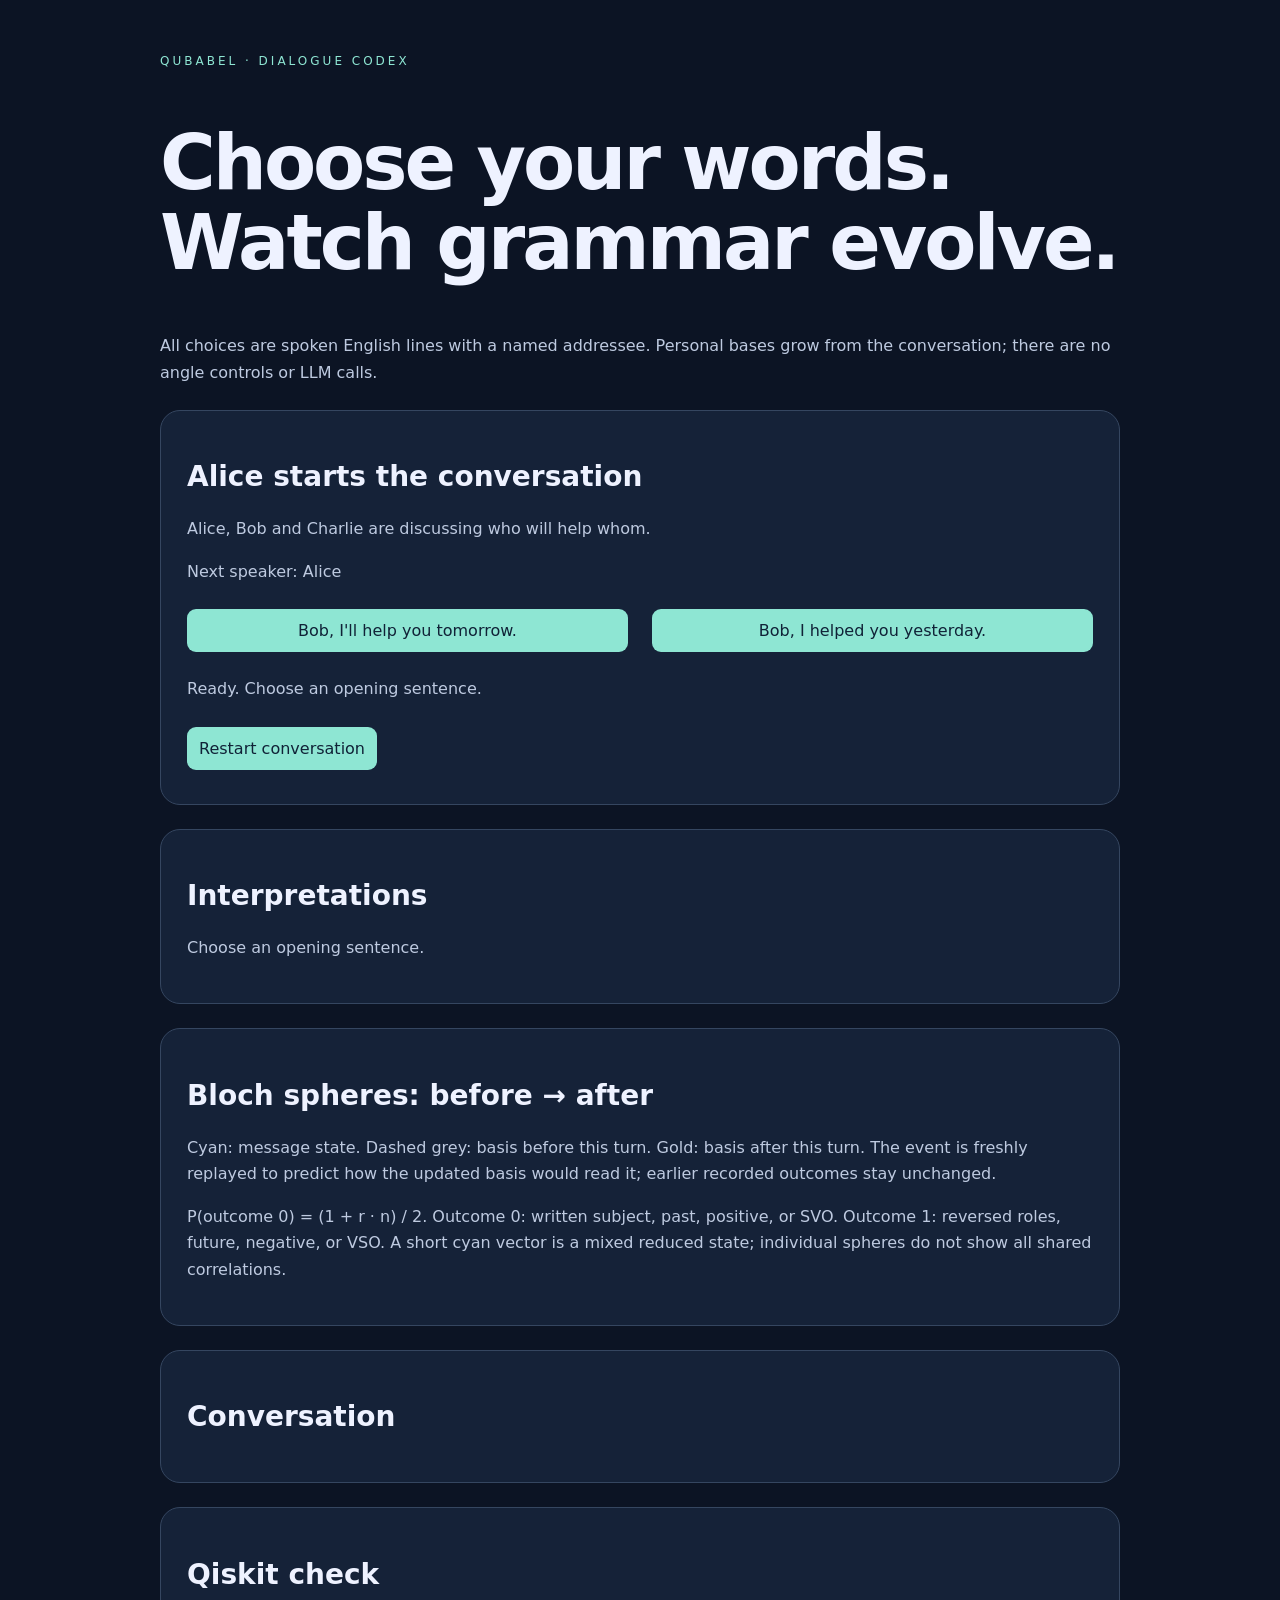
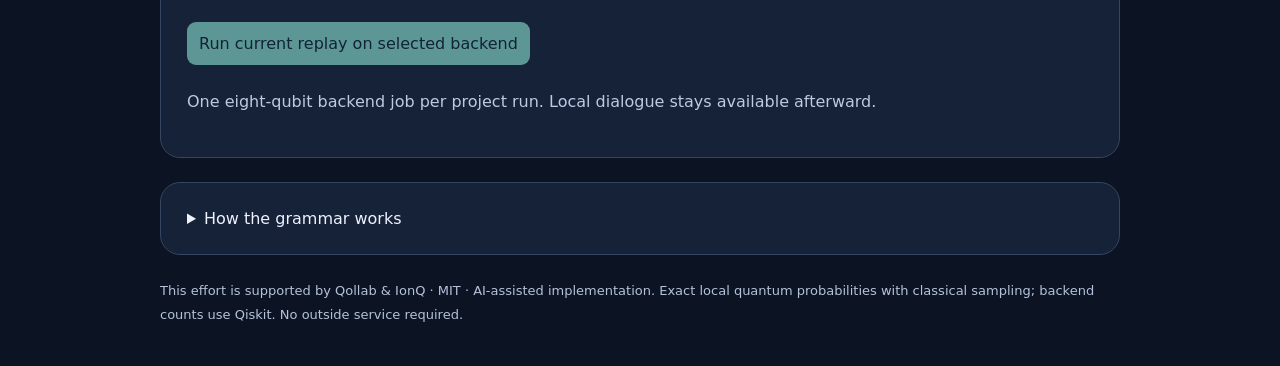
<file: preview.html>
<!doctype html><html lang="en"><meta charset="utf-8"><meta name="viewport" content="width=device-width,initial-scale=1"><title>Qubabel Dialogue</title><style>:root{color-scheme:dark;font-family:system-ui,sans-serif;background:#0c1424;color:#eef2ff}body{margin:0}main{max-width:960px;margin:auto;padding:40px 24px}h1{font-size:clamp(40px,7vw,76px);line-height:1.05;letter-spacing:-3px}h2{font-size:28px}p{line-height:1.65;color:#becae0}.eyebrow{color:#8ee6d3;letter-spacing:3px;font-size:12px}section,details{background:#152238;border:1px solid #354660;border-radius:20px;padding:26px;margin:24px 0}.grid{display:grid;grid-template-columns:repeat(2,1fr);gap:24px}label{display:grid;gap:12px}input{width:100%;accent-color:#8ee6d3}select,button{background:#8ee6d3;color:#102237;border:0;border-radius:9px;padding:12px;font:inherit}button{cursor:pointer;margin:8px 0}button:disabled{opacity:.6;cursor:default}button:focus-visible,input:focus-visible,select:focus-visible,summary:focus-visible{outline:3px solid #facc15;outline-offset:4px}.bar{display:grid;grid-template-columns:150px 1fr 60px;gap:12px;align-items:center;margin:14px 0}.track{background:#263752;border-radius:8px;overflow:hidden}.fill{height:18px;background:#8ee6d3}pre{white-space:pre-wrap;overflow-wrap:anywhere;line-height:1.6}footer{font-size:13px;color:#b4c2d9;line-height:1.8}li{margin:8px 0}@media(max-width:600px){.grid{grid-template-columns:1fr}.bar{grid-template-columns:120px 1fr 50px}section{padding:18px}}
</style><body><main></main><script>// Qubabel v2: explicit English mini-grammar, conversation-derived bases.
const people=['Alice','Bob','Charlie'];
const dimensions=['agency','tense','polarity','order'];
const verbs={help:['helps','helped'],trust:['trusts','trusted'],follow:['follows','followed'],call:['calls','called'],see:['sees','saw']};
const wordToVerb=Object.fromEntries(Object.entries(verbs).flatMap(([base,forms])=>[base,...forms].map(w=>[w,base])));
function parse(text){
  const clean=text.trim().replace(/[.!?]+$/,'').trim();
  const low=clean.toLowerCase();
  if(['i agree','i disagree','who helps whom','who','when','did it happen','say that again'].includes(low))return {kind:'context',type:low,text};
  // Fixed, documented mini-grammar. No external NLP or sentiment guesses.
  const m=clean.match(/^(?:(yesterday|tomorrow|no),?\s+)?(Alice|Bob|Charlie)\s+(?:(will|did)\s+)?(?:(not)\s+)?(help|helps|helped|trust|trusts|trusted|follow|follows|followed|call|calls|called|see|sees|saw)\s+(Alice|Bob|Charlie)$/i);
  if(!m)throw new Error('Use e.g. “Alice helps Bob.”, “Yesterday, Alice helped Bob.”, “Tomorrow, Bob will help Alice.”, “Alice did not help Bob.”, or a listed context phrase.');
  const canonical=n=>people.find(p=>p.toLowerCase()===n.toLowerCase());
  const subject=canonical(m[2]),object=canonical(m[6]);
  if(subject===object)throw new Error('Use two different people in this prototype.');
  const verb=wordToVerb[m[5].toLowerCase()],forms=verbs[verb];
  const tense=m[1]?.toLowerCase()==='tomorrow'||m[3]?.toLowerCase()==='will'?'future':m[1]?.toLowerCase()==='yesterday'||m[3]?.toLowerCase()==='did'||m[5].toLowerCase()===forms[1]?'past':'unresolved';
  return {kind:'utterance',text,subject,object,verb,tense,negative:!!m[4]||m[1]?.toLowerCase()==='no'};
}
const initial=()=>Object.fromEntries(people.map(n=>[n,{basis:dimensions.map(()=>[]),heard:0}]));
const ry=a=>({gate:'ry',angle:a});
const rz=a=>({gate:'rz',angle:a});
function contextOps(message){
  if(message.kind==='utterance')return [ry(.22),message.tense==='past'?ry(-.42):message.tense==='future'?ry(.42):rz(.25),message.negative?rz(Math.PI/3):ry(-.12),rz(.18)];
  const table={'i agree':[ry(-.18),ry(-.18),ry(-.18),ry(-.18)],'i disagree':[rz(.55),rz(.55),rz(.55),rz(.55)],'who helps whom':[rz(.7),ry(0),ry(0),ry(.28)],'who':[rz(.7),ry(0),ry(0),ry(.28)],'when':[ry(0),rz(.7),ry(0),ry(0)],'did it happen':[ry(0),ry(0),rz(.7),ry(0)],'say that again':[ry(.25),ry(.25),ry(.25),ry(.25)]};
  return table[message.type];
}
function evolve(memory,listener,message,outcome=null){
  const next=structuredClone(memory),ops=contextOps(message);
  next[listener].heard++;
  dimensions.forEach((_,d)=>{next[listener].basis[d].push(ops[d]);if(outcome!==null)next[listener].basis[d].push(outcome>>d&1?rz(.16):ry(-.1));});
  return next;
}
function build(memory,speaker,listeners,message,shared){
  if(message.kind!=='utterance')throw new Error('A content utterance is required.');
  const probs=[.15,message.tense==='past'?.08:message.tense==='future'?.92:.5,message.negative?.92:.08,.2];
  const ops=[];
  for(let l=0;l<2;l++)for(let d=0;d<4;d++){
    const q=l*4+d;ops.push({...ry(2*Math.asin(Math.sqrt(probs[d]))),q});
    // Intent is encoded through the speaker's evolved linguistic frame.
    for(const g of memory[speaker].basis[d])ops.push({...g,q});
  }
  // Shared history controls a genuine coherent controlled-phase interaction.
  const coupling=Math.PI*shared/(shared+2);
  if(shared>0)ops.push({gate:'cp',angle:coupling,q:0,target:4});
  for(let l=0;l<2;l++)for(let d=0;d<4;d++){
    for(const g of [...memory[listeners[l]].basis[d]].reverse())ops.push({...g,angle:-g.angle,q:l*4+d});
  }
  return {ops,qubits:8,speaker,listeners,message,shared,coupling};
}
function statevector(circuit){
  const n=1<<circuit.qubits,re=new Float64Array(n),im=new Float64Array(n);re[0]=1;
  for(const op of circuit.ops){
    const mask=1<<op.q;
    if(op.gate==='ry'){
      const c=Math.cos(op.angle/2),s=Math.sin(op.angle/2);
      for(let i=0;i<n;i++)if(!(i&mask)){const j=i|mask,a=re[i],b=re[j],ai=im[i],bi=im[j];re[i]=c*a-s*b;re[j]=s*a+c*b;im[i]=c*ai-s*bi;im[j]=s*ai+c*bi;}
    }else{
      for(let i=0;i<n;i++){
        if(op.gate==='cp'&&(!(i&mask)||!(i&(1<<op.target))))continue;
        const angle=op.gate==='cp'?op.angle:(i&mask?op.angle/2:-op.angle/2);
        const c=Math.cos(angle),s=Math.sin(angle),a=re[i],b=im[i];re[i]=a*c-b*s;im[i]=a*s+b*c;
      }
    }
  }return {re,im};
}
function distribution(circuit){const {re,im}=statevector(circuit);return [...re].map((v,i)=>v*v+im[i]*im[i]);}
function marginal(p,listener){const out=Array(16).fill(0);p.forEach((v,i)=>out[(i>>(4*listener))&15]+=v);return out;}
function sample(p,r=Math.random()){let sum=0;for(let i=0;i<p.length;i++){sum+=p[i];if(r<sum)return i;}return p.length-1;}
function decode(message,value){
  const reverse=value&1,future=value>>1&1,negative=value>>2&1,vso=value>>3&1;
  const subject=reverse?message.object:message.subject,object=reverse?message.subject:message.object;
  const verb=future?(negative?'will not ':'will ')+message.verb:negative?'did not '+message.verb:verbs[message.verb][1];
  return {subject,object,tense:future?'future':'past',polarity:negative?'negative':'positive',order:vso?'VSO':'SVO',english:`${subject} ${verb} ${object}.`,surface:vso?`${verb} [subject: ${subject}] [object: ${object}]`:`${subject} ${verb} ${object}`};
}
function countsDistribution(entries){const p=Array(256).fill(0);let shots=0;for(const [key,count]of entries){const bits=String(key).replace(/\s/g,'');if(!/^[01]{1,8}$/.test(bits))throw new Error('Unsupported count key '+key);const n=Number(count);p[parseInt(bits,2)]+=n;shots+=n;}if(!shots)throw new Error('No counts returned');return {p:p.map(v=>v/shots),shots};}


const root = document.querySelector('main') || document.body;
root.innerHTML = `
<p class="eyebrow">QUBABEL · DIALOGUE CODEX</p>
<h1>Choose your words.<br>Watch grammar evolve.</h1>
<p>All choices are spoken English lines with a named addressee. Personal bases grow from the conversation; there are no angle controls or LLM calls.</p>
<section><h2 id="branch-title"></h2><p id="branch-note"></p><p id="speaker-label"></p><div id="choices" class="grid"></div><p id="status" role="status"></p><button id="reset">Restart conversation</button></section>
<section><h2>Interpretations</h2><p id="probe-label">Choose an opening sentence.</p><div id="readings" class="grid"></div></section>
<section><h2>Bloch spheres: before → after</h2><p>Cyan: message state. Dashed grey: basis before this turn. Gold: basis after this turn. The event is freshly replayed to predict how the updated basis would read it; earlier recorded outcomes stay unchanged.</p><p>P(outcome 0) = (1 + r · n) / 2. Outcome 0: written subject, past, positive, or SVO. Outcome 1: reversed roles, future, negative, or VSO. A short cyan vector is a mixed reduced state; individual spheres do not show all shared correlations.</p><div id="spheres" class="grid"></div></section>
<section><h2>Conversation</h2><ol id="history"></ol></section>
<section><h2>Qiskit check</h2><button id="quantum" disabled>Run current replay on selected backend</button><p id="backend-status" role="status">One eight-qubit backend job per project run. Local dialogue stays available afterward.</p><pre id="backend-results" tabindex="0"></pre></section>
<details><summary>How the grammar works</summary><p>Each listener has four qubits: roles, past/future, polarity, and SVO/VSO order. Each spoken line has a predefined grammatical frame that resolves “I” to its speaker and “you” to its named addressee. A content utterance prepares fresh states, applies the speaker’s frame, links recipient agency qubits through a controlled phase determined by prior content exchanges, and measures each register through its listener’s basis.</p><p>Questions, agreement, disagreement and measured readings append prescribed Y/Z rotations to recipient bases. These are invented conlang rules. The sender does not update from sending alone. All participants start with identical neutral frames. Context turns update projections of a fresh replay, without claiming that a measured state remains uncollapsed.</p></details>
<footer>This effort is supported by Qollab &amp; IonQ · MIT · AI-assisted implementation. Exact local quantum probabilities with classical sampling; backend counts use Qiskit. No outside service required.</footer>`;
const $ = id => document.getElementById(id);
const pct = n => (100*n).toFixed(1)+'%';
let memory=initial(),node='opening',shared=0,turn=0,probe=null,backendCircuit=null,used=false;
const codex={
 opening:{speaker:'Alice',title:'Alice starts the conversation',note:'Alice, Bob and Charlie are discussing who will help whom.',options:[
  ["Bob, I'll help you tomorrow.",'response','Tomorrow, Alice will help Bob.','Bob'],
  ["Bob, I helped you yesterday.",'response','Yesterday, Alice helped Bob.','Bob']
 ]},
 response:{speaker:'Bob',title:'Bob replies to Alice',note:'Choose what Bob actually says.',options:[
  ["Alice, when do you mean?",'time','When?','Alice'],
  ["Alice, do you mean you will help me, or I will help you?",'roles','Who?','Alice'],
  ["Alice, I disagree.",'disagreement','I disagree.','Alice'],
  ["Alice, I agree.",'agreement','I agree.','Alice']
 ]},
 time:{speaker:'Alice',title:'Alice clarifies to Bob',note:'The tense clarification changes the conversation.',options:[
  ["Bob, I mean I'll help you tomorrow.",'review','Tomorrow, Alice will help Bob.','Bob'],
  ["Bob, I mean I helped you yesterday.",'review','Yesterday, Alice helped Bob.','Bob']
 ]},
 roles:{speaker:'Alice',title:'Alice clarifies the roles',note:'The addressed person fixes the reference of “you”.',options:[
  ["Bob, I'll help you.",'review','Tomorrow, Alice will help Bob.','Bob'],
  ["Bob, you'll help me.",'review','Tomorrow, Bob will help Alice.','Bob'],
  ["Charlie, you'll help Bob.",'review','Tomorrow, Charlie will help Bob.','Charlie']
 ]},
 disagreement:{speaker:'Alice',title:'Alice responds to Bob’s disagreement',note:'Choose a correction or a new commitment.',options:[
  ["Bob, you're right. I did not help you yesterday.",'review','Alice did not help Bob.','Bob'],
  ["Bob, I'll help you tomorrow.",'review','Tomorrow, Alice will help Bob.','Bob']
 ]},
 agreement:{speaker:'Alice',title:'Alice continues after agreement',note:'She can keep the commitment or bring Charlie into it.',options:[
  ["Bob, I'll help you tomorrow.",'review','Tomorrow, Alice will help Bob.','Bob'],
  ["Charlie, you'll help Bob tomorrow.",'review','Tomorrow, Charlie will help Bob.','Charlie']
 ]},
 review:{speaker:'Charlie',title:'Charlie joins in',note:'Charlie’s reply updates Alice and Bob.',options:[
  ["Alice, I agree.",'revisit','I agree.','Alice'],
  ["Alice, I disagree.",'revisit','I disagree.','Alice'],
  ["Alice, when do you mean?",'time','When?','Alice'],
  ["Alice, could you say that again?",'revisit','Say that again.','Alice'],
  ["Bob, I'll help you tomorrow.",'bobReply','Tomorrow, Charlie will help Bob.','Bob']
 ]},
 bobReply:{speaker:'Bob',title:'Bob responds to Charlie',note:'Alice also hears this exchange.',options:[
  ["Charlie, I agree.",'revisit','I agree.','Charlie'],
  ["Charlie, I disagree.",'revisit','I disagree.','Charlie'],
  ["Charlie, I helped you yesterday.",'aliceReply','Yesterday, Bob helped Charlie.','Charlie']
 ]},
 aliceReply:{speaker:'Alice',title:'Alice reacts to Bob and Charlie',note:'She can ask for a replay or return to her own commitment.',options:[
  ["Bob, could you say that again?",'bobReply','Say that again.','Bob'],
  ["Bob, I'll help you tomorrow.",'response','Tomorrow, Alice will help Bob.','Bob']
 ]},
 revisit:{speaker:'Alice',title:'Alice revisits her earlier words',note:'Repeat a line and compare it with its earlier readings.',options:[
  ["Bob, I'll help you tomorrow.",'response','Tomorrow, Alice will help Bob.','Bob'],
  ["Bob, I helped you yesterday.",'response','Yesterday, Alice helped Bob.','Bob']
 ]}
};

function bloch(circuit,q){
 const {re,im}=statevector(circuit),mask=1<<q;let x=0,y=0,z=0;
 for(let i=0;i<re.length;i++)if(!(i&mask)){const j=i|mask;x+=2*(re[i]*re[j]+im[i]*im[j]);y+=2*(re[i]*im[j]-im[i]*re[j]);z+=re[i]**2+im[i]**2-re[j]**2-im[j]**2;}
 return [x,y,z];
}
function basis(gates){return bloch({qubits:1,ops:gates.map(g=>({...g,q:0}))},0);}
function chance(r,n){return Math.max(0,Math.min(1,(1+r.reduce((s,v,i)=>s+v*n[i],0))/2));}
function replay(prepared,frames){
 const c=structuredClone(prepared);
 c.listeners.forEach((name,l)=>dimensions.forEach((_,d)=>{for(const g of [...frames[name].basis[d]].reverse())c.ops.push({...g,angle:-g.angle,q:l*4+d});}));
 return c;
}
function preparedPart(circuit,frames){
 const suffix=circuit.listeners.reduce((s,n)=>s+frames[n].basis.reduce((a,b)=>a+b.length,0),0);
 return {...structuredClone(circuit),ops:circuit.ops.slice(0,circuit.ops.length-suffix)};
}
function addLog(text){const li=document.createElement('li');li.textContent=text;$('history').append(li);}
function renderChoices(){
 const branch=codex[node];$('branch-title').textContent=branch.title;$('branch-note').textContent=branch.note;$('speaker-label').textContent='Next speaker: '+branch.speaker;$('choices').replaceChildren();
 branch.options.forEach(([text,next,frame,to])=>{const button=document.createElement('button');button.type='button';button.textContent=text;button.addEventListener('click',()=>choose(text,next,frame,to));$('choices').append(button);});
}
function predictions(circuit){
 const p=distribution(circuit);$('readings').replaceChildren();
 circuit.listeners.forEach((name,l)=>{const card=document.createElement('article'),h=document.createElement('h3');h.textContent=name;card.append(h);marginal(p,l).map((v,i)=>({v,i})).sort((a,b)=>b.v-a.v).slice(0,3).forEach(item=>{const r=decode(circuit.message,item.i),line=document.createElement('p');line.textContent=pct(item.v)+' · '+r.english+' · '+r.order;card.append(line);});$('readings').append(card);});
}
function drawSphere(canvas,r,before,after){
 const ctx=canvas.getContext('2d');
 const project=v=>[150+90*(.866*v[0]+.5*v[1]),125+90*(.25*v[0]-.433*v[1]-.866*v[2])];
 function line(points,color){ctx.strokeStyle=color;ctx.beginPath();points.forEach((v,i)=>{const p=project(v);i?ctx.lineTo(...p):ctx.moveTo(...p);});ctx.stroke();}
 ctx.lineWidth=1;
 for(let d=0;d<3;d++){const points=[];for(let k=0;k<=80;k++){const t=k*2*Math.PI/80,v=[0,0,0];v[(d+1)%3]=Math.cos(t);v[(d+2)%3]=Math.sin(t);points.push(v);}line(points,'#56677e');}
 for(let d=0;d<3;d++){const v=[0,0,0];v[d]=1.1;line([[0,0,0],v],'#66788f');ctx.fillStyle='#eef2ff';ctx.fillText(['X','Y','Z reference'][d],...project(v));}
 function arrow(v,color,dashed){const [x,y]=project(v),a=Math.atan2(y-125,x-150);ctx.lineWidth=3;ctx.setLineDash(dashed?[5,4]:[]);line([[0,0,0],v],color);ctx.setLineDash([]);ctx.fillStyle=color;ctx.beginPath();ctx.moveTo(x,y);ctx.lineTo(x-8*Math.cos(a-.4),y-8*Math.sin(a-.4));ctx.lineTo(x-8*Math.cos(a+.4),y-8*Math.sin(a+.4));ctx.closePath();ctx.fill();}
 arrow(before,'#a8b2c4',true);arrow(after,'#facc15',false);arrow(r,'#8ee6d3',false);
}
function spheres(before,after){
 $('spheres').replaceChildren();if(!probe)return;
 probe.listeners.forEach((name,l)=>dimensions.forEach((dimension,d)=>{
  const r=bloch(probe,l*4+d),old=basis(before[name].basis[d]),next=basis(after[name].basis[d]);
  const card=document.createElement('article'),h=document.createElement('h3');h.textContent=name+' · '+dimension;card.append(h);
  const canvas=document.createElement('canvas');canvas.width=300;canvas.height=250;canvas.style.width='100%';canvas.style.maxWidth='300px';canvas.setAttribute('role','img');canvas.setAttribute('aria-label',`${name} ${dimension}: probability of outcome zero changes from ${pct(chance(r,old))} to ${pct(chance(r,next))}`);card.append(canvas);drawSphere(canvas,r,old,next);
  const p=document.createElement('p');p.textContent=`P(0): ${pct(chance(r,old))} → ${pct(chance(r,next))} · state length ${Math.hypot(...r).toFixed(3)}`;card.append(p);$('spheres').append(card);
 }));
}
function choose(text,next,frame,to){
 try{
  const speaker=codex[node].speaker,message=parse(frame),listeners=people.filter(p=>p!==speaker),before=structuredClone(memory);
  message.text=text; message.grammarFrame=frame; message.addressee=to;
  addLog(`${++turn}. ${speaker} → ${to}: “${text}”`);
  if(message.kind==='context'){
   listeners.forEach(name=>{memory=evolve(memory,name,message);});
   addLog('Context update: '+listeners.join(' and ')+'. No event was measured on this turn.');
  }else{
   const circuit=build(memory,speaker,listeners,message,shared),out=sample(distribution(circuit));probe=preparedPart(circuit,memory);
   listeners.forEach((name,l)=>{const value=(out>>(4*l))&15,r=decode(message,value);addLog(`${name} received: ${r.english} · ${r.order}: ${r.surface}`);memory=evolve(memory,name,message,value);});shared++;
  }
  if(probe){backendCircuit=replay(probe,memory);predictions(backendCircuit);spheres(before,memory);$('probe-label').textContent=`Fresh replay of “${probe.message.text}” for ${probe.listeners.join(' and ')} through their updated bases. Top three of 16 readings each.`;$('quantum').disabled=used;}
  node=next;renderChoices();$('status').textContent='Turn complete. Choose the next sentence.';
 }catch(error){$('status').textContent=error.message||String(error);}
}
$('reset').addEventListener('click',()=>{memory=initial();shared=0;turn=0;node='opening';probe=null;backendCircuit=null;['history','readings','spheres'].forEach(id=>$(id).replaceChildren());$('quantum').disabled=true;$('probe-label').textContent='Choose an opening sentence.';$('status').textContent='Everyone starts neutral again.';renderChoices();});
$('quantum').addEventListener('click',async()=>{ $('backend-status').textContent='Standalone preview: use Qollab for a Qiskit backend job.'; return;
 if(!backendCircuit||used)return;used=true;$('quantum').disabled=true;const c=structuredClone(backendCircuit);
 try{const qc=QuantumCircuit(8,8);for(const g of c.ops){if(g.gate==='cp')qc.cp(g.angle,g.q,g.target);else if(g.gate==='ry')qc.ry(g.angle,g.q);else qc.rz(g.angle,g.q);}qc.measure([0,1,2,3,4,5,6,7],[0,1,2,3,4,5,6,7]);$('backend-status').textContent='Running captured replay on the selected backend…';const job=await backend.run(qc,{shots:512}),raw=(await job.result()).get_counts().toJs(),entries=raw instanceof Map?[...raw.entries()]:Object.entries(raw),result=countsDistribution(entries);$('backend-results').textContent=JSON.stringify({utterance:c.message.text,listeners:c.listeners,shots:result.shots,counts:Object.fromEntries(entries)},null,2);$('backend-status').textContent='Backend results received. Rerun the project for another backend job.';}catch(error){$('backend-status').textContent='Backend error: '+(error.message||error)+'. Rerun the project to retry.';}
});
renderChoices();$('status').textContent='Ready. Choose an opening sentence.';</script></body></html>
</file>
